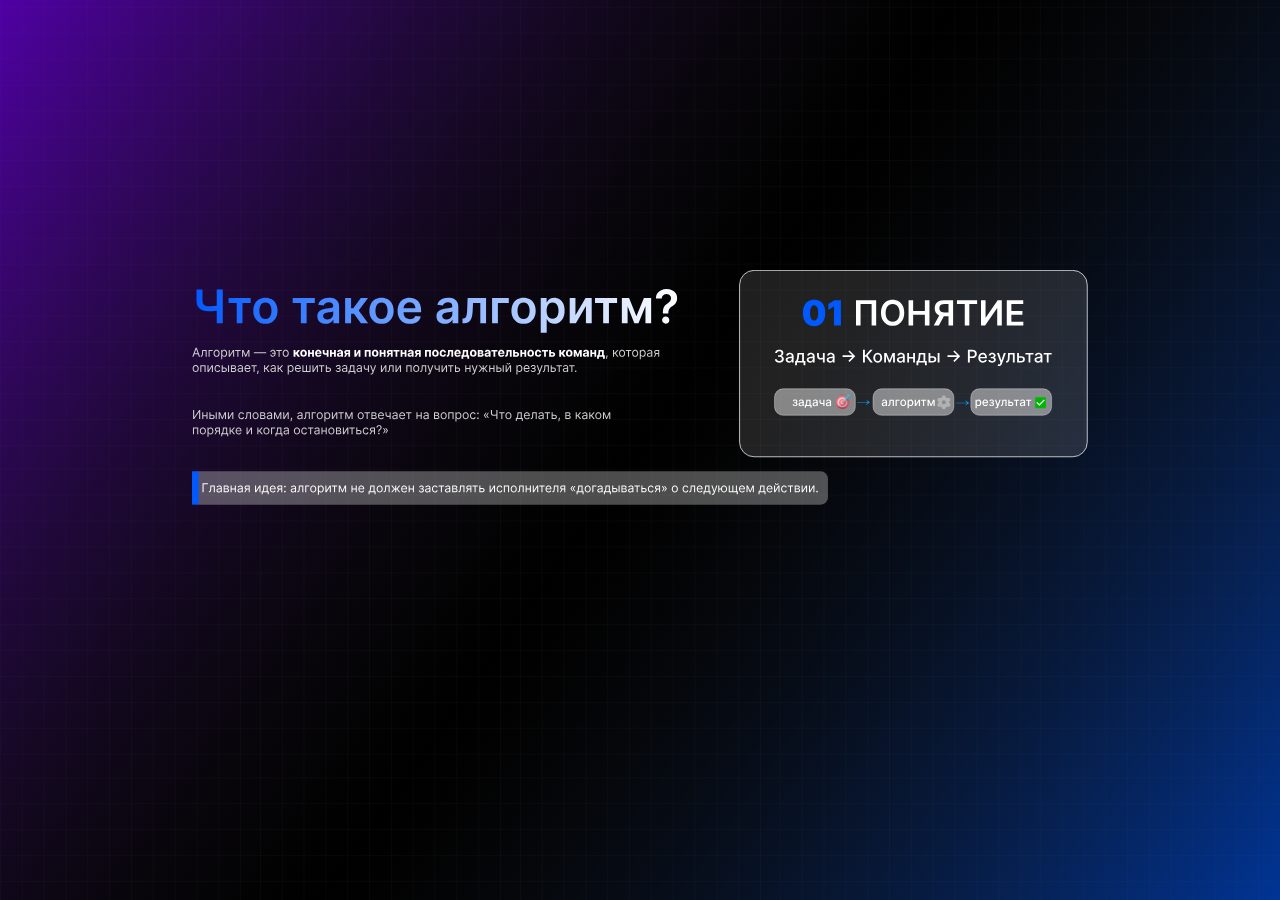
<file: index.html>
<!DOCTYPE html>
<html lang="ru">
<head>
    <meta charset="UTF-8">
    <meta name="viewport" content="width=device-width, initial-scale=1.0">
    <title>Алгоритмы и исполнители</title>
    <link rel="stylesheet" href="style.css">
</head>
<body>

<div class="slide">

    <img class="bg" src="images/bg/bg1.svg" alt="">

    <img id="f1" class="face active" src="images/face/face1.svg" alt="">
    <img id="f2" class="face" src="images/face/face2.svg" alt="">
    <img id="f3" class="face" src="images/face/face3.svg" alt="">
    <img id="f4" class="face" src="images/face/face4.svg" alt="">

</div>

<script src="script.js"></script>

</body>
</html>
</file>
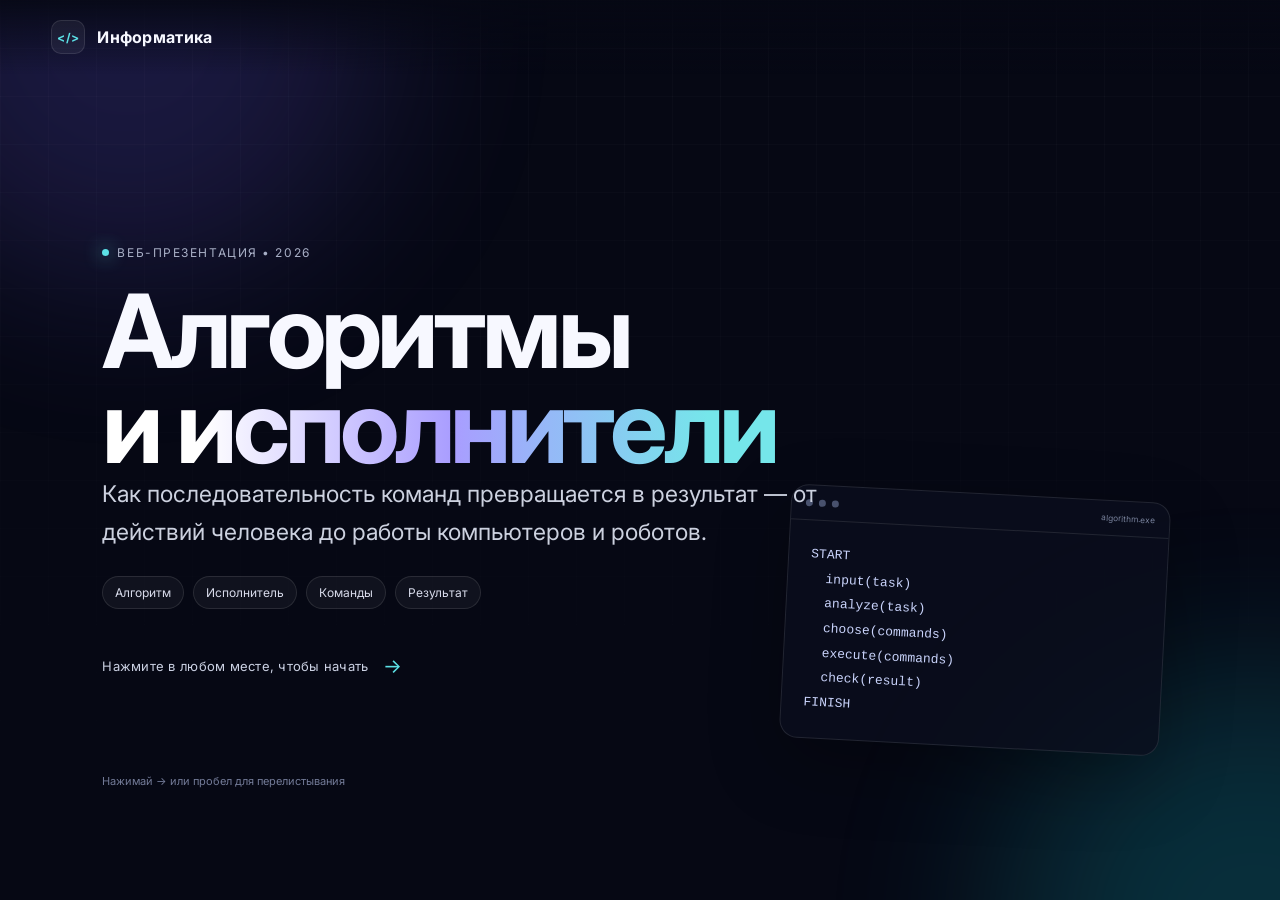
<file: algorithms_presentation_clean/index.html>
<!DOCTYPE html>
<html lang="ru">
<head>
  <meta charset="UTF-8">
  <meta name="viewport" content="width=device-width, initial-scale=1.0">
  <meta name="description" content="Современная веб-презентация по информатике: алгоритмы и исполнители">
  <title>Алгоритмы и исполнители</title>
  <link rel="preconnect" href="https://fonts.googleapis.com">
  <link rel="preconnect" href="https://fonts.gstatic.com" crossorigin>
  <link href="https://fonts.googleapis.com/css2?family=Inter:wght@400;500;600;700;800&display=swap" rel="stylesheet">
  <link rel="stylesheet" href="style.css">
</head>
<body>
  <div class="bg-grid"></div>
  <div class="orb orb-a"></div>
  <div class="orb orb-b"></div>

  <header class="topbar">
    <a class="brand" href="#slide-1" aria-label="На главный слайд">
      <span class="brand-mark">&lt;/&gt;</span>
      <span>Информатика</span>
    </a>
  </header>

  <main class="deck" id="deck">
    <!-- 1 -->
    <section class="slide active" id="slide-1" data-title="Алгоритмы и исполнители">
      <div class="hero-wrap">
        <div class="eyebrow"><span class="dot"></span> Веб-презентация • 2026</div>
        <h1>Алгоритмы<br><span>и исполнители</span></h1>
        <p class="lead">Как последовательность команд превращается в результат — от действий человека до работы компьютеров и роботов.</p>
        <div class="hero-tags">
          <span>Алгоритм</span><span>Исполнитель</span><span>Команды</span><span>Результат</span>
        </div>
        <div class="cta-label">Нажмите в любом месте, чтобы начать <span>→</span></div>
      </div>
      <div class="hero-code">
        <div class="code-head"><span></span><span></span><span></span><small>algorithm.exe</small></div>
        <pre><code>START
  input(task)
  analyze(task)
  choose(commands)
  execute(commands)
  check(result)
FINISH</code></pre>
      </div>
      <div class="hint">Нажимай → или пробел для перелистывания</div>
    </section>

    <!-- 2 -->
    <section class="slide" id="slide-2" data-title="Понятие алгоритма">
      <div class="slide-label">01 — ПОНЯТИЕ</div>
      <div class="split">
        <div>
          <h2>Что такое <span>алгоритм?</span></h2>
          <p>Алгоритм — это <strong>конечная и понятная последовательность команд</strong>, которая описывает, как решить задачу или получить нужный результат.</p>
          <p>Иными словами, алгоритм отвечает на вопрос: <em>«Что делать, в каком порядке и когда остановиться?»</em></p>
        </div>
        <div class="definition-card">
          <div class="big-symbol">01</div>
          <h3>Задача → команды → результат</h3>
          <div class="flow">
            <span>🎯 Задача</span><i>→</i><span>⚙️ Алгоритм</span><i>→</i><span>✅ Результат</span>
          </div>
        </div>
      </div>
      <div class="note">Главная идея: алгоритм не должен заставлять исполнителя «догадываться» о следующем действии.</div>
    </section>

    <!-- 3 -->
    <section class="slide" id="slide-3" data-title="Свойства алгоритма">
      <div class="slide-label">02 — СВОЙСТВА</div>
      <h2>Каким должен быть <span>хороший алгоритм?</span></h2>
      <div class="cards six">
        <article class="info-card"><b>01</b><h3>Дискретность</h3><p>Алгоритм состоит из отдельных шагов, выполняемых последовательно.</p></article>
        <article class="info-card"><b>02</b><h3>Определённость</h3><p>Каждая команда должна быть однозначной и понятной исполнителю.</p></article>
        <article class="info-card"><b>03</b><h3>Конечность</h3><p>Выполнение алгоритма должно завершаться за конечное число действий.</p></article>
        <article class="info-card"><b>04</b><h3>Результативность</h3><p>После выполнения должен быть получен требуемый результат.</p></article>
        <article class="info-card"><b>05</b><h3>Массовость</h3><p>Алгоритм можно применять к целому классу похожих задач.</p></article>
        <article class="info-card"><b>06</b><h3>Понятность</h3><p>Команды должны входить в систему команд исполнителя.</p></article>
      </div>
    </section>

    <!-- 4 -->
    <section class="slide" id="slide-4" data-title="Исполнитель">
      <div class="slide-label">03 — ИСПОЛНИТЕЛЬ</div>
      <div class="split reverse">
        <div class="robot-card">
          <div class="robot-face"><span class="eye"></span><span class="eye"></span></div>
          <div class="robot-body">EXECUTOR</div>
          <div class="robot-status"><i></i> READY</div>
        </div>
        <div>
          <h2>Кто такой <span>исполнитель?</span></h2>
          <p>Исполнитель — это человек, устройство или программа, которые умеют выполнять команды алгоритма.</p>
          <div class="quote">«Исполнитель действует только в пределах своей системы команд.»</div>
          <p class="muted">Например, компьютер понимает машинные инструкции, а робот-пылесос — команды, связанные с движением, уборкой и зарядкой.</p>
        </div>
      </div>
    </section>

    <!-- 5 -->
    <section class="slide" id="slide-5" data-title="Система команд">
      <div class="slide-label">04 — КОМАНДЫ</div>
      <h2>Система команд <span>исполнителя</span></h2>
      <p class="section-sub">Для каждого исполнителя существует набор допустимых действий — система команд исполнителя, или СКИ.</p>
      <div class="command-board">
        <div class="command-title"><span class="led"></span> ROBOT_CONTROL / COMMANDS</div>
        <div class="commands">
          <span>ВПЕРЁД</span><span>НАЗАД</span><span>НАЛЕВО</span><span>НАПРАВО</span>
          <span>СТОП</span><span>ПОВТОРИТЬ</span><span>ПОДНЯТЬ</span><span>ОПУСТИТЬ</span>
        </div>
      </div>
      <div class="two-cols">
        <div><h3>Команда</h3><p>Отдельное указание исполнителю выполнить определённое действие.</p></div>
        <div><h3>Программа</h3><p>Последовательность команд, записанная в форме, понятной исполнителю.</p></div>
      </div>
    </section>

    <!-- 6 -->
    <section class="slide" id="slide-6" data-title="Виды алгоритмов">
      <div class="slide-label">05 — СТРУКТУРА</div>
      <h2>Основные <span>виды алгоритмов</span></h2>
      <div class="structure-grid">
        <article class="structure-card">
          <div class="num">A</div><h3>Линейный</h3>
          <p>Команды выполняются одна за другой, без пропусков.</p>
          <div class="mini-flow">① → ② → ③ → ④</div>
          <small>Пример: инструкция по сборке.</small>
        </article>
        <article class="structure-card">
          <div class="num">B</div><h3>Разветвляющийся</h3>
          <p>В зависимости от условия выбирается один из вариантов действий.</p>
          <div class="mini-flow">условие? → ДА / НЕТ</div>
          <small>Пример: «Если идёт дождь — взять зонт».</small>
        </article>
        <article class="structure-card">
          <div class="num">C</div><h3>Циклический</h3>
          <p>Группа команд повторяется несколько раз или пока верно условие.</p>
          <div class="mini-flow">↻ ① → ② → ③</div>
          <small>Пример: повторение шагов тренировки.</small>
        </article>
      </div>
    </section>

    <!-- 7 -->
    <section class="slide" id="slide-7" data-title="Человек">
      <div class="slide-label">06 — ПРИМЕР</div>
      <div class="split">
        <div>
          <h2>Алгоритм может выполнять <span>человек</span></h2>
          <p>Многие привычные действия состоят из алгоритмов. Например, приготовление чая — это последовательность понятных шагов.</p>
          <div class="steps">
            <div><b>01</b><span>Вскипятить воду</span></div>
            <div><b>02</b><span>Положить чай в чашку</span></div>
            <div><b>03</b><span>Залить кипятком</span></div>
            <div><b>04</b><span>Подождать и получить результат</span></div>
          </div>
        </div>
        <div class="visual-card tea">
          <div class="cup">☕</div><span>Бытовой алгоритм</span>
          <strong>ЧАЙ ГОТОВ</strong>
        </div>
      </div>
    </section>

    <!-- 8 -->
    <section class="slide" id="slide-8" data-title="Компьютер">
      <div class="slide-label">07 — ПРИМЕР</div>
      <div class="split reverse">
        <div class="computer-window">
          <div class="window-bar"><span>calculator.py</span><span>● ● ●</span></div>
          <pre>n = 7
m = 5
result = n + m
print(result)</pre>
          <div class="terminal">OUTPUT: <b>12</b></div>
        </div>
        <div>
          <h2>Компьютер — <span>автоматический исполнитель</span></h2>
          <p>Компьютер способен очень быстро выполнять огромные последовательности команд.</p>
          <p>Но у него есть ограничение: он выполняет только те операции, которые предусмотрены программой и поддерживаются его системой команд.</p>
          <div class="stats">
            <div><b>7 + 5</b><span>входные данные</span></div>
            <div><b>→ 12</b><span>результат</span></div>
          </div>
        </div>
      </div>
    </section>

    <!-- 9 -->
    <section class="slide" id="slide-9" data-title="Роботы">
      <div class="slide-label">08 — ПРИМЕР</div>
      <h2>Алгоритмы в <span>роботах</span></h2>
      <p class="section-sub">Робот получает данные из окружающего мира, обрабатывает их и выбирает действие.</p>
      <div class="robot-process">
        <div class="process-item"><div>👁️</div><b>Датчики</b><span>Получают информацию</span></div>
        <div class="arrow">→</div>
        <div class="process-item"><div>🧠</div><b>Алгоритм</b><span>Принимает решение</span></div>
        <div class="arrow">→</div>
        <div class="process-item"><div>⚙️</div><b>Исполнитель</b><span>Делает действие</span></div>
        <div class="arrow">→</div>
        <div class="process-item"><div>✅</div><b>Результат</b><span>Проверяет состояние</span></div>
      </div>
      <div class="note">Такой принцип используется в роботах-пылесосах, промышленных роботах, дронах и других автоматизированных системах.</div>
    </section>

    <!-- 10 -->
    <section class="slide" id="slide-10" data-title="Жизнь вокруг нас">
      <div class="slide-label">09 — ВОКРУГ НАС</div>
      <h2>Алгоритмы <span>повсюду</span></h2>
      <div class="life-grid">
        <article><span>🗺️</span><h3>Навигатор</h3><p>Строит маршрут и пересчитывает его при изменении ситуации.</p></article>
        <article><span>🚦</span><h3>Светофор</h3><p>Переключает сигналы по заданной последовательности и времени.</p></article>
        <article><span>🎮</span><h3>Игра</h3><p>Обрабатывает действия игрока и правила игрового мира.</p></article>
        <article><span>📱</span><h3>Смартфон</h3><p>Исполняет программы, реагирует на нажатия и события.</p></article>
        <article><span>🏭</span><h3>Производство</h3><p>Роботы выполняют повторяющиеся операции с высокой точностью.</p></article>
        <article><span>🤖</span><h3>ИИ</h3><p>Обрабатывает входные данные и формирует ответ по заданным моделям.</p></article>
      </div>
    </section>

    <!-- 11 -->
    <section class="slide" id="slide-11" data-title="Почему это важно">
      <div class="slide-label">10 — ЗНАЧЕНИЕ</div>
      <div class="center">
        <h2>Почему важно понимать <span>алгоритмы?</span></h2>
        <p class="section-sub wide">Алгоритмическое мышление помогает разбивать сложную задачу на понятные этапы, находить ошибки и создавать эффективные решения.</p>
        <div class="benefits">
          <div><b>01</b><h3>Логика</h3><p>Учимся рассуждать последовательно.</p></div>
          <div><b>02</b><h3>Точность</h3><p>Учитываем условия и детали.</p></div>
          <div><b>03</b><h3>Эффективность</h3><p>Ищем более быстрый путь к цели.</p></div>
          <div><b>04</b><h3>Автоматизация</h3><p>Передаём повторяющиеся действия машинам.</p></div>
        </div>
      </div>
    </section>

    <!-- 12 -->
    <section class="slide" id="slide-12" data-title="Итог">
      <div class="final-mark">✓</div>
      <div class="eyebrow"><span class="dot"></span> ФИНАЛ</div>
      <h2>Алгоритм задаёт <span>путь</span>,<br>исполнитель превращает его в <span>действие</span>.</h2>
      <p class="lead">Без алгоритма нет понятной последовательности действий, а без исполнителя команды не превращаются в результат.</p>
      <div class="hero-tags"><span>Задача</span><span>Алгоритм</span><span>Исполнитель</span><span>Результат</span></div>
      <div class="cta-label">Нажмите в любом месте, чтобы начать заново <span>↻</span></div>
      <div class="thanks">Спасибо за внимание!</div>
    </section>
  </main>

  <script src="script.js"></script>
</body>
</html>
</file>
<file: style.css>
* {
    margin: 0;
    padding: 0;
    box-sizing: border-box;
}

body {
    overflow: hidden;
    width: 100vw;
    height: 100vh;
}

.slide {
    position: relative;
    width: 100vw;
    height: 100vh;
    overflow: hidden;
}

/* Фон */
.bg {
    position: absolute;
    inset: 0;
    width: 100%;
    height: 100%;
    object-fit: cover;
}

/* Общие настройки для всех face */
.face {
    position: absolute;
    opacity: 0;

    transition:
        opacity 0.8s ease,
        transform 0.8s ease;

    transform: scale(0.95);
}

/* Активный face */
.face.active {
    opacity: 1;
    transform: scale(1);
}

/* Face 1 */
#f1 {
    left: 15%;
    top: 30%;
    width: 70%;
}

/* Face 2 */
#f2 {
    left: 20%;
    top: 5%;
    width: 60%;
}

/* Face 3 */
#f3 {
    left: 26%;
    top: 30%;
    width: 55%;
}

/* Face 4 */
#f4 {
    left: 15%;
    top: 20%;
    width: 70%;
}
</file>
<file: algorithms_presentation_clean/style.css>
*{box-sizing:border-box;margin:0;padding:0}
:root{
  --bg:#060814;--panel:rgba(14,18,35,.74);--line:rgba(255,255,255,.10);
  --text:#f7f8ff;--muted:#a8afc6;--accent:#8b7cff;--accent2:#5ce1e6;
}
html{scroll-behavior:smooth}
body{font-family:Inter,system-ui,sans-serif;background:var(--bg);color:var(--text);overflow:hidden}
button,a{font:inherit}
button{cursor:pointer}
.bg-grid{position:fixed;inset:0;background-image:linear-gradient(rgba(255,255,255,.025) 1px,transparent 1px),linear-gradient(90deg,rgba(255,255,255,.025) 1px,transparent 1px);background-size:48px 48px;mask-image:linear-gradient(to bottom,black,transparent 92%);pointer-events:none}
.orb{position:fixed;width:40vw;height:40vw;border-radius:50%;filter:blur(90px);opacity:.20;pointer-events:none}
.orb-a{background:#6c5ce7;top:-18vw;left:-10vw}.orb-b{background:#14c8d4;right:-18vw;bottom:-22vw}
.topbar{position:fixed;z-index:20;left:0;right:0;top:0;height:74px;display:flex;align-items:center;justify-content:space-between;padding:0 4vw;background:linear-gradient(to bottom,rgba(6,8,20,.9),transparent)}
.brand{color:var(--text);text-decoration:none;display:flex;gap:12px;align-items:center;font-weight:700;letter-spacing:.02em}
.brand-mark{width:34px;height:34px;border:1px solid var(--line);background:rgba(255,255,255,.06);display:grid;place-items:center;border-radius:10px;color:var(--accent2);font-size:12px}
.top-actions{display:flex;gap:10px;align-items:center}.counter{font-size:12px;color:var(--muted);margin-right:8px}.counter b{color:var(--text)}
.icon-btn,.nav-btn{border:1px solid var(--line);background:rgba(255,255,255,.055);color:var(--text);border-radius:12px;width:40px;height:40px;transition:.25s}
.icon-btn:hover,.nav-btn:hover{transform:translateY(-2px);background:rgba(255,255,255,.10)}
.deck{height:100vh;position:relative}
.slide{position:absolute;inset:0;padding:110px 8vw 92px;display:flex;flex-direction:column;justify-content:center;opacity:0;visibility:hidden;transform:translate3d(50px,0,0) scale(.985);transition:opacity .65s ease,transform .65s ease,visibility .65s}
.slide.active{opacity:1;visibility:visible;transform:none}
.slide-label{font-size:11px;letter-spacing:.22em;color:var(--accent2);font-weight:700;margin-bottom:18px}
.eyebrow{display:inline-flex;align-items:center;gap:8px;color:var(--muted);font-size:12px;letter-spacing:.13em;text-transform:uppercase;margin-bottom:24px}.dot{width:7px;height:7px;border-radius:50%;background:var(--accent2);box-shadow:0 0 18px var(--accent2)}
h1,h2,h3{letter-spacing:-.045em}h1{font-size:clamp(54px,8vw,108px);line-height:.93;max-width:1050px}h1 span,h2 span{background:linear-gradient(90deg,#fff 15%,#a99dff 52%,#75e6ea 90%);-webkit-background-clip:text;background-clip:text;color:transparent}
h2{font-size:clamp(38px,5vw,68px);line-height:1.03;max-width:1000px;margin-bottom:22px}
h3{font-size:18px;margin:9px 0}.lead{max-width:800px;font-size:clamp(17px,1.8vw,24px);line-height:1.65;color:#ccd1df}
.hero-wrap{max-width:830px;position:relative;z-index:2}.hero-tags{display:flex;flex-wrap:wrap;gap:9px;margin:25px 0}.hero-tags span{padding:8px 12px;border:1px solid var(--line);background:rgba(255,255,255,.045);border-radius:999px;color:#d8dbeb;font-size:12px}.cta{border:0;background:linear-gradient(90deg,#8072ff,#55dce2);color:#07101c;font-weight:800;padding:13px 18px;border-radius:13px;box-shadow:0 14px 30px rgba(90,216,224,.13);transition:.25s}.cta span{margin-left:16px;font-size:18px}.cta:hover{transform:translateY(-2px);filter:saturate(1.08)}
.hint{position:absolute;left:8vw;bottom:112px;color:#737b98;font-size:11px}
.hero-code{position:absolute;right:9vw;bottom:17vh;width:min(380px,35vw);background:rgba(11,14,29,.8);border:1px solid var(--line);border-radius:18px;box-shadow:0 25px 70px rgba(0,0,0,.28);overflow:hidden;transform:rotate(3deg)}
.code-head{display:flex;align-items:center;gap:6px;padding:12px 14px;border-bottom:1px solid var(--line);color:#78819b;font-size:10px}.code-head span{width:7px;height:7px;border-radius:50%;background:#48516d}.code-head small{margin-left:auto}.hero-code pre{padding:22px;color:#c9d3fb;font:13px/1.9 ui-monospace,SFMono-Regular,Consolas,monospace}
.split{display:grid;grid-template-columns:1.05fr .95fr;gap:7vw;align-items:center}.split.reverse{grid-template-columns:.95fr 1.05fr}.split>div{min-width:0}
.split p{color:var(--muted);font-size:18px;line-height:1.75;margin:0 0 15px}.split strong{color:#f3f5ff}.split em{color:#d9dded}.muted{color:#8e97b2!important}
.definition-card,.visual-card,.robot-card,.computer-window,.command-board,.structure-card,.info-card,.life-grid article,.benefits>div{border:1px solid var(--line);background:linear-gradient(145deg,rgba(255,255,255,.065),rgba(255,255,255,.025));box-shadow:0 20px 60px rgba(0,0,0,.18)}
.definition-card{padding:30px;border-radius:22px}.big-symbol{font-size:72px;font-weight:800;color:var(--accent2);opacity:.85}.definition-card h3{font-size:25px}.flow{display:flex;flex-wrap:wrap;align-items:center;gap:9px;margin-top:20px}.flow span{border:1px solid var(--line);padding:9px 12px;border-radius:10px;font-size:12px;color:#d6dbec}.flow i{font-style:normal;color:var(--accent2)}
.note{margin-top:28px;border-left:2px solid var(--accent2);padding:12px 16px;color:#b9c0d7;background:rgba(92,225,230,.035);max-width:900px;font-size:13px;line-height:1.6}
.cards.six{display:grid;grid-template-columns:repeat(3,1fr);gap:14px;margin-top:18px}.info-card{padding:20px;border-radius:18px;min-height:158px}.info-card b{font-size:11px;color:var(--accent2);letter-spacing:.15em}.info-card p,.structure-card p,.life-grid p,.benefits p{color:var(--muted);font-size:13px;line-height:1.55}
.robot-card{width:310px;aspect-ratio:1/1;border-radius:28px;padding:30px;display:flex;flex-direction:column;align-items:center;justify-content:center;position:relative;background:radial-gradient(circle at 50% 25%,rgba(124,112,255,.22),transparent 34%),rgba(255,255,255,.03)}
.robot-face{width:155px;height:112px;border:2px solid #8fa3bf;border-radius:30px 30px 40px 40px;display:flex;gap:28px;justify-content:center;align-items:center;box-shadow:inset 0 0 35px rgba(92,225,230,.08)}
.eye{width:18px;height:24px;border-radius:8px;background:#68e3e8;box-shadow:0 0 22px rgba(104,227,232,.55)}.robot-body{margin-top:18px;font-size:14px;font-weight:800;letter-spacing:.15em}.robot-status{margin-top:12px;color:#8d95ad;font-size:10px;letter-spacing:.16em}.robot-status i{display:inline-block;width:6px;height:6px;background:#66e6b1;border-radius:50%;margin-right:5px;box-shadow:0 0 12px #66e6b1}
.quote{border:1px solid var(--line);border-radius:13px;padding:14px 16px;color:#e6e9f4;background:rgba(255,255,255,.045);margin:22px 0;font-size:14px}
.command-board{border-radius:20px;padding:22px}.command-title{font:11px ui-monospace,monospace;color:#8790ab;letter-spacing:.1em;margin-bottom:18px}.led{display:inline-block;width:7px;height:7px;background:#65e7c0;border-radius:50%;box-shadow:0 0 12px #65e7c0;margin-right:8px}.commands{display:grid;grid-template-columns:repeat(4,1fr);gap:10px}.commands span{padding:15px 10px;text-align:center;border:1px solid var(--line);border-radius:12px;color:#dce1f0;font:11px ui-monospace,monospace;background:rgba(255,255,255,.025)}
.two-cols{display:grid;grid-template-columns:1fr 1fr;gap:14px;margin-top:14px}.two-cols>div{padding:18px 20px;border:1px solid var(--line);border-radius:16px;background:rgba(255,255,255,.025)}.two-cols p{color:var(--muted);font-size:12px;line-height:1.5}
.structure-grid{display:grid;grid-template-columns:repeat(3,1fr);gap:16px;margin-top:18px}.structure-card{border-radius:20px;padding:24px}.structure-card .num{font-size:12px;color:var(--accent2);border:1px solid var(--line);width:32px;height:32px;display:grid;place-items:center;border-radius:9px}.mini-flow{margin:20px 0;padding:12px;border:1px dashed rgba(255,255,255,.16);border-radius:10px;color:#d8dcf0;font:12px ui-monospace,monospace;text-align:center}.structure-card small{color:#858da5;font-size:11px}
.steps{display:grid;grid-template-columns:1fr 1fr;gap:10px;margin-top:20px}.steps div{display:flex;gap:12px;align-items:center;padding:13px;border:1px solid var(--line);border-radius:12px;background:rgba(255,255,255,.025)}.steps b{color:var(--accent2);font-size:11px}.steps span{font-size:13px;color:#d9deed}.visual-card{height:350px;border-radius:28px;display:flex;align-items:center;justify-content:center;flex-direction:column;background:radial-gradient(circle at center,rgba(108,92,231,.24),transparent 55%),rgba(255,255,255,.03)}.tea .cup{font-size:110px;filter:drop-shadow(0 18px 30px rgba(0,0,0,.3))}.visual-card span{color:#8f97b0;font-size:11px;letter-spacing:.1em;text-transform:uppercase}.visual-card strong{margin-top:7px;font-size:22px}
.computer-window{border-radius:18px;overflow:hidden}.window-bar{display:flex;justify-content:space-between;padding:12px 15px;border-bottom:1px solid var(--line);font:11px ui-monospace,monospace;color:#7d87a4}.computer-window pre{padding:25px;font:14px/2 ui-monospace,monospace;color:#cbd5ff}.terminal{padding:14px 16px;border-top:1px solid var(--line);background:rgba(0,0,0,.13);font:11px ui-monospace,monospace;color:#8993ac}.terminal b{color:#69e6b4}.stats{display:flex;gap:12px;margin-top:24px}.stats>div{padding:15px 18px;border:1px solid var(--line);border-radius:13px;min-width:130px}.stats b{display:block;font-size:22px}.stats span{color:#858da6;font-size:10px}
.section-sub{color:var(--muted);font-size:15px;line-height:1.65;max-width:850px}.robot-process{display:flex;align-items:center;justify-content:center;margin:30px 0;gap:12px}.process-item{text-align:center;width:150px}.process-item div{width:74px;height:74px;border-radius:22px;margin:0 auto 12px;display:grid;place-items:center;font-size:32px;border:1px solid var(--line);background:rgba(255,255,255,.05)}.process-item b{display:block;font-size:13px}.process-item span{font-size:10px;color:#848ca4}.arrow{font-size:28px;color:#67718f}
.life-grid{display:grid;grid-template-columns:repeat(3,1fr);gap:12px;margin-top:22px}.life-grid article{padding:20px;border-radius:18px}.life-grid article>span{font-size:25px}.life-grid h3{margin:12px 0 7px}.center{display:flex;flex-direction:column;align-items:center;text-align:center}.wide{max-width:800px}.benefits{display:grid;grid-template-columns:repeat(4,1fr);gap:12px;margin-top:26px;width:100%;max-width:920px}.benefits>div{text-align:left;padding:20px;border-radius:18px}.benefits b{color:var(--accent2);font-size:11px}.benefits h3{margin:10px 0 7px}.final-mark{width:70px;height:70px;display:grid;place-items:center;border-radius:23px;border:1px solid rgba(92,225,230,.35);background:rgba(92,225,230,.07);color:#6be7e9;font-size:34px;margin-bottom:20px;box-shadow:0 0 50px rgba(92,225,230,.10)}.thanks{margin-top:24px;color:#747d98;font-size:12px}
.nav{position:fixed;z-index:25;bottom:24px;left:8vw;right:8vw;display:flex;align-items:center;gap:12px}.progress{height:2px;background:rgba(255,255,255,.10);flex:1}.progress div{height:100%;width:8.33%;background:linear-gradient(90deg,var(--accent),var(--accent2));transition:width .45s ease}.nav-btn{width:42px;height:34px;border-radius:10px}.dots{position:fixed;right:4vw;bottom:30px;z-index:25;display:flex;gap:6px}.dot-nav{width:6px;height:6px;border-radius:99px;border:0;background:#4a526a;padding:0;transition:.25s}.dot-nav.active{width:20px;background:#dbe1f5}
@media (max-width:900px){
 .hero-code{display:none}.slide{padding:100px 7vw 92px}.split,.split.reverse{grid-template-columns:1fr;gap:20px}.robot-card{width:230px;margin:auto}.cards.six,.structure-grid,.life-grid,.benefits{grid-template-columns:1fr 1fr}.robot-process{flex-wrap:wrap}.arrow{display:none}
}
@media (max-width:600px){
 .topbar{padding:0 5vw}.brand span:last-child,.counter{display:none}.slide{overflow:auto;justify-content:flex-start;padding-top:95px;padding-bottom:100px}h1{font-size:52px}h2{font-size:38px}.lead{font-size:16px}.cards.six,.structure-grid,.life-grid,.benefits,.two-cols,.commands,.steps{grid-template-columns:1fr}.dots{display:none}.hint{display:none}.nav{left:5vw;right:5vw}.definition-card{padding:22px}.visual-card{height:240px}.process-item{width:120px}
}

/* Clean presentation UI: no page indicators or navigation buttons */
.topbar{pointer-events:none}
.cta-label{display:inline-flex;align-items:center;gap:14px;margin-top:20px;color:#cbd1e3;font-size:13px;letter-spacing:.02em}.cta-label span{color:var(--accent2);font-size:20px}
</file>
